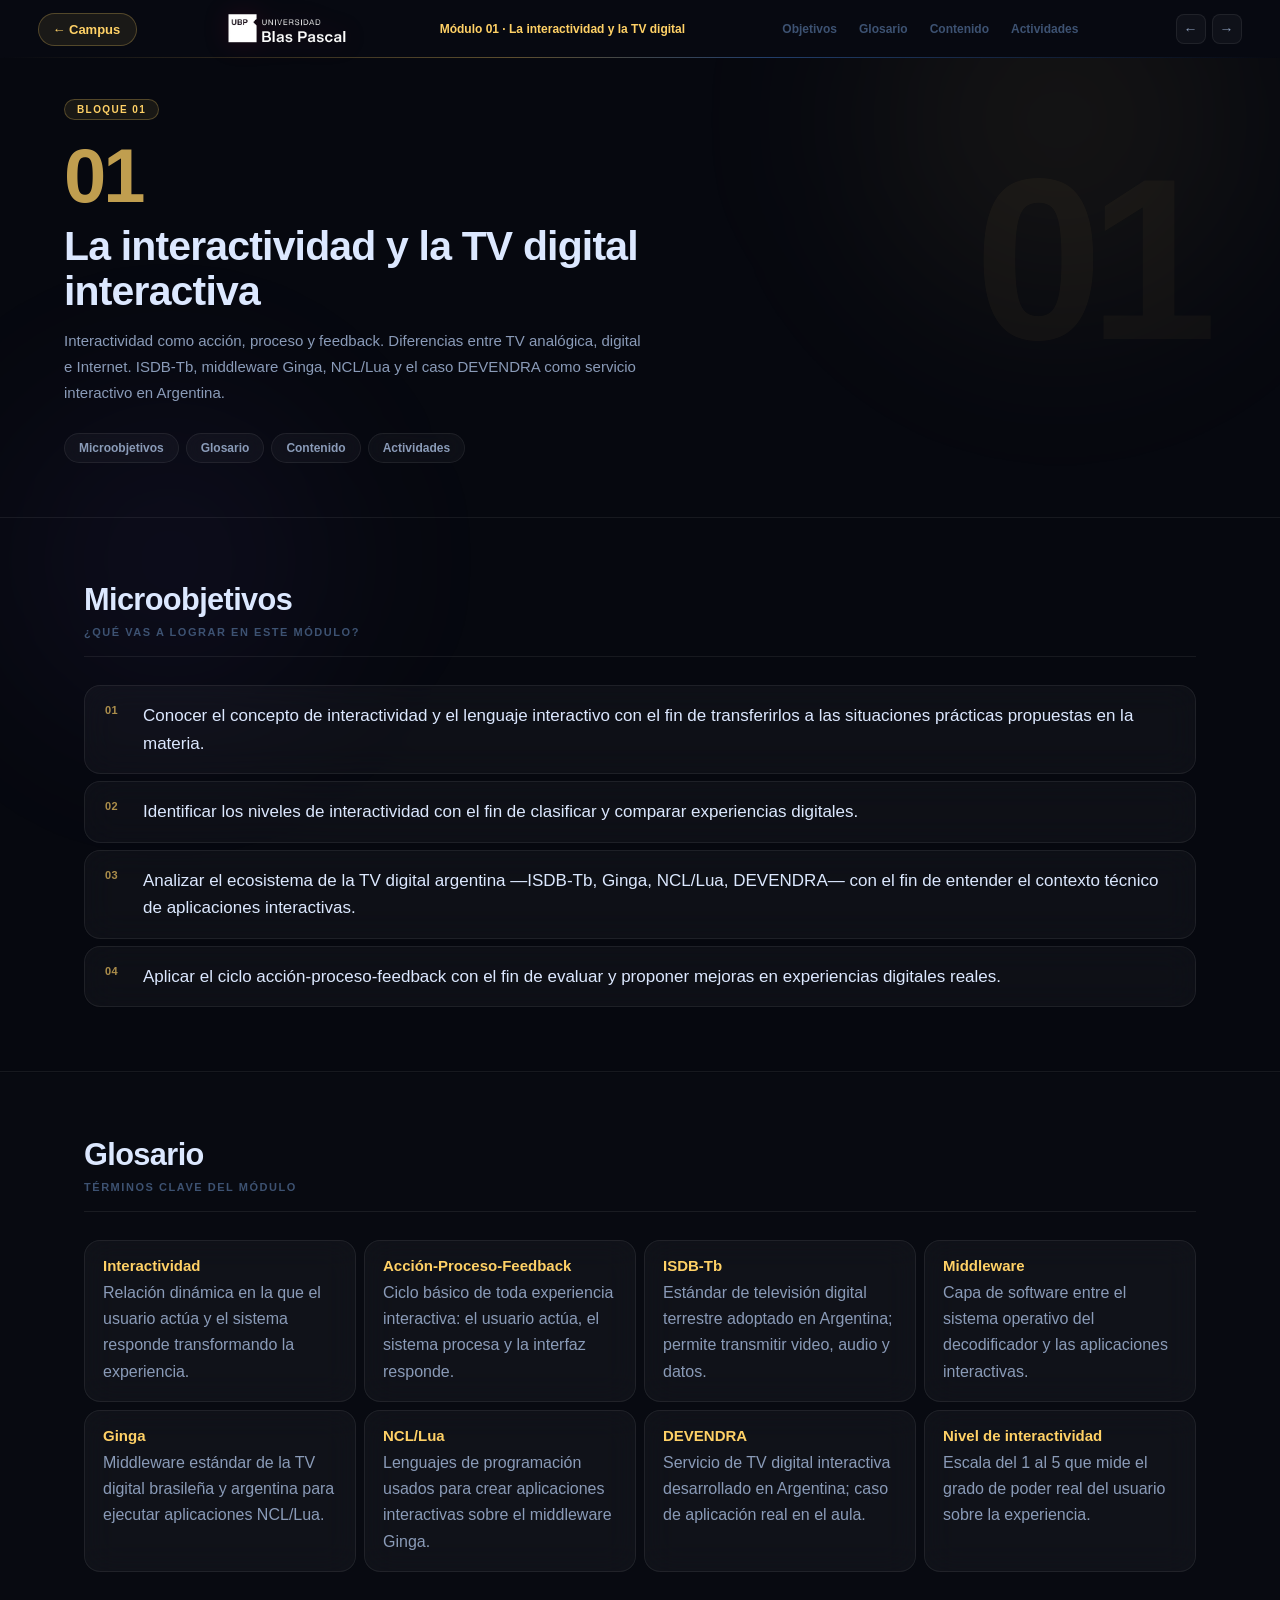
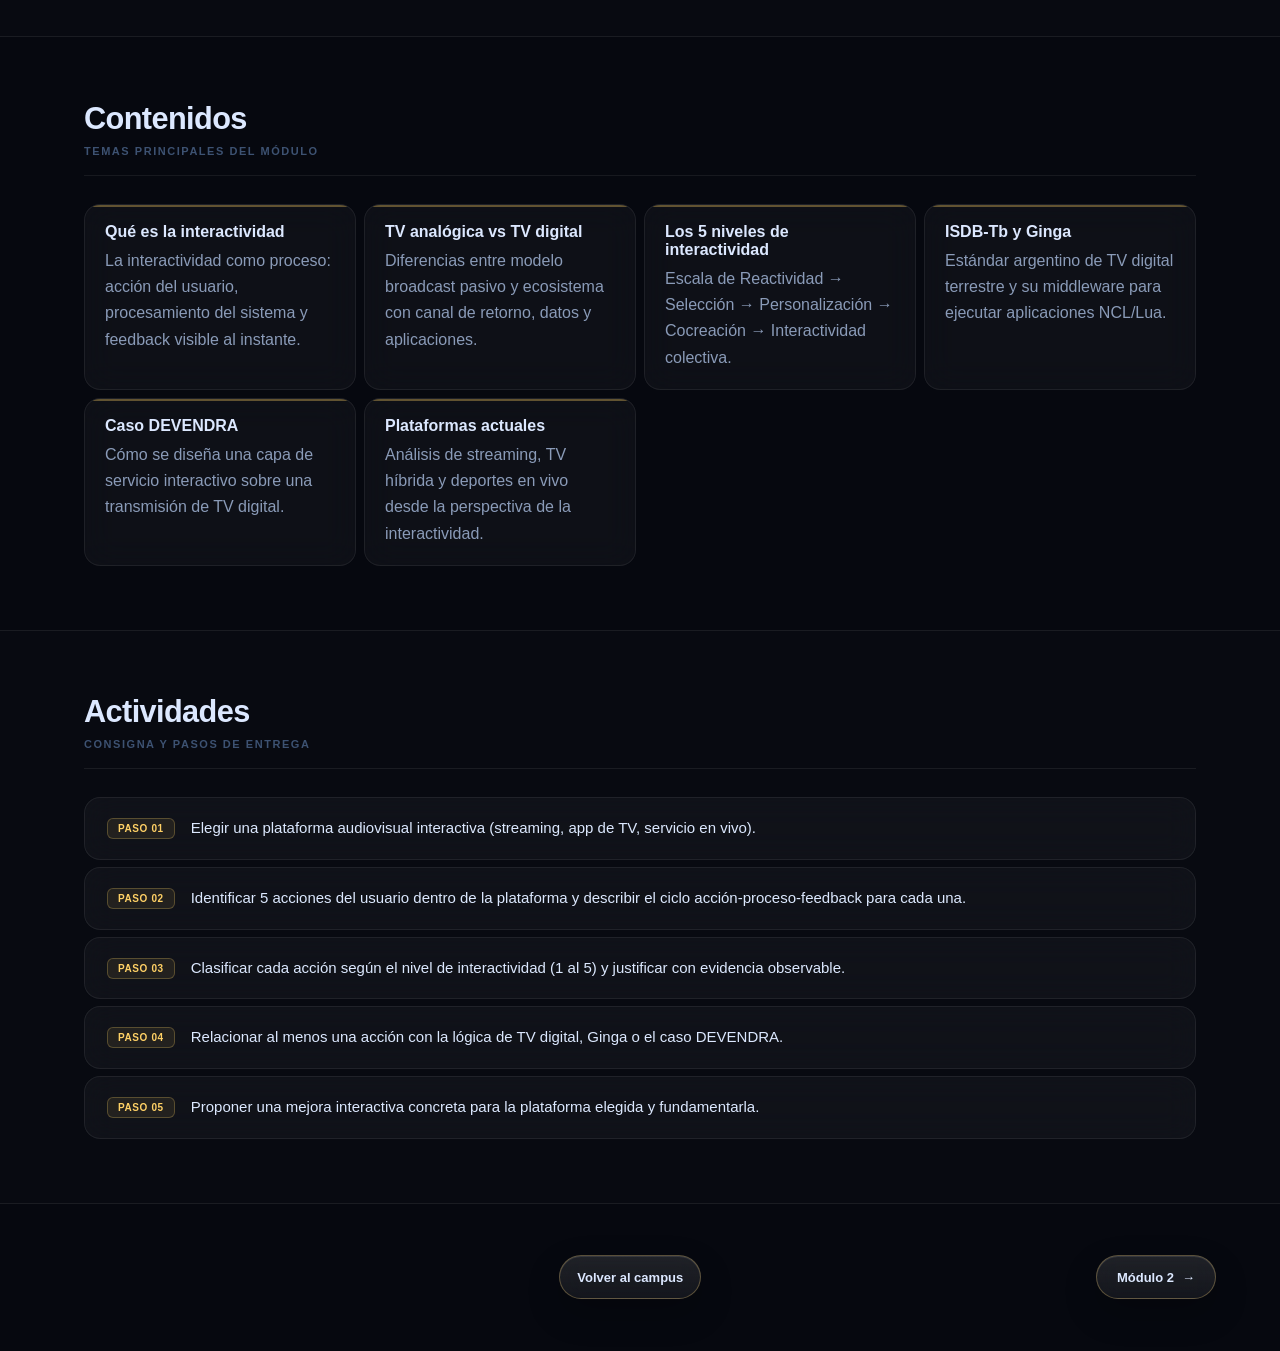
<file: Materia_Web/modulos/modulo.html>
﻿<!doctype html>
<html lang="es">
  <head>
    <meta charset="utf-8" />
    <meta name="viewport" content="width=device-width, initial-scale=1" />
    <title>PAI3 · Módulo</title>
    <link rel="icon" href="data:image/svg+xml,<svg xmlns='http://www.w3.org/2000/svg' viewBox='0 0 100 100'><rect width='100' height='100' rx='18' fill='%2309090f'/><text x='50' y='63' font-family='system-ui,sans-serif' font-size='32' font-weight='900' fill='%23a855f7' text-anchor='middle'>PAI3</text></svg>" />
    <link rel="stylesheet" href="../assets/css/modulo.css" />
  </head>
  <body>

    <div class="blob mb1" aria-hidden="true"></div>
    <div class="blob mb2" aria-hidden="true"></div>
    <div id="mglow" aria-hidden="true"></div>

    <!-- ══════════════════════════════════
         HEADER
    ══════════════════════════════════ -->
    <header class="mhdr">
      <a href="../index.html" class="mhdrBack">← Campus</a>
      <a class="mhdrBrand" href="../index.html" aria-label="Ir al campus PAI3">UBP</a>
      <span id="mhdrLabel" class="mhdrLabel">Módulo</span>
      <nav class="mhdrSections" aria-label="Secciones del módulo">
        <a href="#microobjetivos">Objetivos</a>
        <a href="#glosario">Glosario</a>
        <a href="#contenidos">Contenido</a>
        <a href="#actividades">Actividades</a>
      </nav>
      <div class="mhdrNav">
        <a id="btnPrev" class="mhdrArrow" href="#" aria-label="Módulo anterior">←</a>
        <a id="btnNext" class="mhdrArrow" href="#" aria-label="Módulo siguiente">→</a>
      </div>
    </header>

    <main>

      <!-- ══════════════════════════════════
           HERO
      ══════════════════════════════════ -->
      <section class="mhero">
        <div class="mheroDecor" id="mheroDecor" aria-hidden="true"></div>
        <div class="mheroInner">
          <div class="mheroTop">
            <span id="mheroBlock" class="mheroBlock">Bloque 01</span>
          </div>
          <div class="mheroNum" id="mheroNum">01</div>
          <h1 id="mheroTitle">Cargando módulo…</h1>
          <p id="mheroIntro" class="mheroIntro"></p>
          <nav class="mheroPills" aria-label="Ir a sección">
            <a class="mheroPill" href="#microobjetivos">Microobjetivos</a>
            <a class="mheroPill" href="#glosario">Glosario</a>
            <a class="mheroPill" href="#contenidos">Contenido</a>
            <a class="mheroPill" href="#actividades">Actividades</a>
          </nav>
        </div>
      </section>

      <!-- ══════════════════════════════════
           MICROOBJETIVOS
      ══════════════════════════════════ -->
      <section id="microobjetivos" class="msec">
        <div class="msecWrap">
          <div class="msecHead">
            <h2>Microobjetivos</h2>
            <span class="msecEye">¿Qué vas a lograr en este módulo?</span>
          </div>
          <div id="objectives" class="objList"></div>
        </div>
      </section>

      <!-- ══════════════════════════════════
           GLOSARIO
      ══════════════════════════════════ -->
      <section id="glosario" class="msec alt">
        <div class="msecWrap">
          <div class="msecHead">
            <h2>Glosario</h2>
            <span class="msecEye">Términos clave del módulo</span>
          </div>
          <div id="terms" class="termGrid"></div>
        </div>
      </section>

      <!-- ══════════════════════════════════
           CONTENIDOS
      ══════════════════════════════════ -->
      <section id="contenidos" class="msec">
        <div class="msecWrap">
          <div class="msecHead">
            <h2>Contenidos</h2>
            <span class="msecEye">Temas principales del módulo</span>
          </div>
          <div id="contents" class="cGrid"></div>
        </div>
      </section>

      <!-- ══════════════════════════════════
           ACTIVIDADES
      ══════════════════════════════════ -->
      <section id="actividades" class="msec alt">
        <div class="msecWrap">
          <div class="msecHead">
            <h2>Actividades</h2>
            <span class="msecEye">Consigna y pasos de entrega</span>
          </div>
          <div id="activities" class="actList"></div>
        </div>
      </section>

      <!-- ══════════════════════════════════
           FOOTER NAV
      ══════════════════════════════════ -->
      <nav class="mfoot" aria-label="Navegación entre módulos">
        <a id="footPrev" href="#" class="mfootBtn">
          <span>←</span>
          <span id="footPrevLabel">Módulo anterior</span>
        </a>
        <a href="../index.html" class="mfootHome">Volver al campus</a>
        <a id="footNext" href="#" class="mfootBtn mfootRight">
          <span id="footNextLabel">Módulo siguiente</span>
          <span>→</span>
        </a>
      </nav>

    </main>

    <script src="../assets/js/campus.js"></script>
  </body>
</html>
</file>
<file: Materia_Web/assets/css/modulo.css>
/* ═══════════════════════════════════════════
   PAI3 · Módulo · Dark Glass
═══════════════════════════════════════════ */

:root {
  --bg: #06080f;
  --surface: rgba(255, 255, 255, 0.035);
  --surface-hover: rgba(255, 255, 255, 0.055);
  --border: rgba(255, 255, 255, 0.07);
  --border-hover: rgba(255, 255, 255, 0.16);
  --text: #dce8ff;
  --sub: #8a9bb8;
  --muted: #3d5272;
  --r: 16px;
  /* accent — overridden per module by JS */
  --accent:        #00e8c6;
  --accent-sub:    rgba(0, 232, 198, 0.08);
  --accent-border: rgba(0, 232, 198, 0.25);
  --accent-mid:    rgba(0, 232, 198, 0.4);
}

/* ─── Reset ─────────────────────────────── */
*, *::before, *::after { box-sizing: border-box; }
html { scroll-behavior: smooth; }
body {
  margin: 0;
  background: var(--bg);
  color: var(--text);
  font-family: -apple-system, BlinkMacSystemFont, "Segoe UI", Arial, sans-serif;
  font-size: 16px;
  overflow-x: hidden;
}
a { color: inherit; text-decoration: none; }
p, h1, h2, h3, h4 { margin: 0; }
ul, ol { margin: 0; padding: 0; list-style: none; }

/* ─── Scrollbar global ───────────────────── */
::-webkit-scrollbar { width: 12px; height: 12px; }
::-webkit-scrollbar-track {
  background:
    linear-gradient(180deg, rgba(0,232,198,0.08), rgba(74,142,240,0.08), rgba(155,111,255,0.05)),
    #05070d;
}
::-webkit-scrollbar-thumb {
  min-height: 56px;
  border: 3px solid #05070d;
  border-radius: 999px;
  background:
    linear-gradient(180deg, rgba(255,255,255,0.28), rgba(255,255,255,0) 38%),
    linear-gradient(180deg, #00e8c6, #4a8ef0 46%, #8b5cf6 78%, #c084fc);
  box-shadow: inset 0 0 0 1px rgba(255,255,255,0.2);
}
::-webkit-scrollbar-thumb:hover {
  background:
    linear-gradient(180deg, rgba(255,255,255,0.38), rgba(255,255,255,0) 36%),
    linear-gradient(180deg, #5fffee, #38bdf8 42%, #a855f7 74%, #d8b4fe);
}
* { scrollbar-width: thin; scrollbar-color: #8b5cf6 #05070d; }

/* ─── Blobs ──────────────────────────────── */
.blob,
.mb1,
.mb2 {
  position: fixed;
  border-radius: 50%;
  pointer-events: none;
  z-index: 0;
  filter: blur(70px);
}
.mb1 {
  width: 600px; height: 600px;
  background: radial-gradient(circle, var(--accent-sub) 0%, transparent 70%);
  top: -180px; right: -80px;
}
.mb2 {
  width: 500px; height: 500px;
  background: radial-gradient(circle, rgba(155, 111, 255, 0.07) 0%, transparent 70%);
  bottom: 10%; left: -80px;
}
@keyframes ba { to { transform: translate(-60px, 80px); } }
@keyframes bb { to { transform: translate(60px, -60px); } }

/* ─── Cursor glow ────────────────────────── */
#mglow {
  position: fixed;
  width: 280px; height: 280px;
  border-radius: 50%;
  background: radial-gradient(circle,
    rgba(255, 255, 255, 0.022) 0%,
    rgba(255, 255, 255, 0.008) 45%,
    transparent 70%
  );
  pointer-events: none;
  z-index: 1;
  transform: translate(-9999px, -9999px);
  transition: transform 0.2s ease;
  will-change: transform;
}

/* ═══════════════════════════════════════════
   HEADER
═══════════════════════════════════════════ */
.mhdr {
  position: fixed;
  top: 0; left: 0; right: 0;
  z-index: 200;
  display: flex;
  align-items: center;
  justify-content: space-between;
  gap: 16px;
  padding: 0 clamp(16px, 3vw, 48px);
  height: 58px;
  background: rgba(8, 10, 18, 0.96);
}
.mhdr::after {
  content: '';
  position: absolute;
  bottom: 0; left: 0; right: 0;
  height: 1px;
  background: linear-gradient(
    90deg,
    transparent 0%,
    var(--accent-mid) 40%,
    rgba(74, 142, 240, 0.4) 60%,
    transparent 100%
  );
}

.mhdrBrand {
  display: flex;
  align-items: center;
  gap: 10px;
  flex-shrink: 0;
}

.mhdrBrand {
  width: clamp(112px, 10vw, 148px);
  height: 34px;
  overflow: hidden;
  color: transparent;
  background: url("../brand/ubp-logo.png") left center / contain no-repeat;
  filter: drop-shadow(0 0 12px rgba(164,2,46,0.18));
  user-select: none;
  cursor: pointer;
  transition: filter 0.2s, transform 0.2s, opacity 0.2s;
}
a.mhdrBrand:hover {
  opacity: 0.92;
  transform: translateY(-1px);
  filter: drop-shadow(0 0 18px rgba(164,2,46,0.4));
}

/* ── Botón Campus (volver al home) ───────── */
.mhdrBack {
  display: inline-flex;
  align-items: center;
  gap: 7px;
  font-size: 13px;
  font-weight: 800;
  color: var(--accent);
  padding: 8px 16px 8px 13px;
  border-radius: 999px;
  border: 1px solid var(--accent-border);
  background: var(--accent-sub);
  white-space: nowrap;
  transition: color 0.2s, background 0.2s, border-color 0.2s, transform 0.2s, box-shadow 0.2s;
  animation: mhdrBackPulse 2.8s ease-in-out infinite;
}
.mhdrBack i {
  font-size: 15px;
  transition: transform 0.25s cubic-bezier(0.4, 0, 0.2, 1);
}
.mhdrBack:hover {
  color: #06080f;
  background: var(--accent);
  border-color: transparent;
  transform: translateY(-1px);
  box-shadow: 0 6px 22px var(--accent-mid);
  animation: none;
}
.mhdrBack:hover i { transform: translateX(-4px); }

@keyframes mhdrBackPulse {
  0%, 100% { box-shadow: 0 0 0 0 var(--accent-sub); }
  50%      { box-shadow: 0 0 16px 1px var(--accent-mid); }
}
@media (prefers-reduced-motion: reduce) {
  .mhdrBack { animation: none; }
}

.mhdrSep {
  width: 1px; height: 18px;
  background: var(--border);
  flex-shrink: 0;
}

.mhdrLabel {
  font-size: 12px;
  font-weight: 800;
  color: var(--accent);
  white-space: nowrap;
}

.mhdrSections {
  display: flex;
  align-items: center;
  gap: 2px;
}
.mhdrSections a {
  font-size: 12px;
  font-weight: 600;
  color: var(--muted);
  padding: 5px 10px;
  border-radius: 7px;
  transition: color 0.2s, background 0.2s;
}
.mhdrSections a:hover { color: var(--text); background: rgba(255, 255, 255, 0.05); }

/* ─── "Antes de arrancar" section (shared) ─ */
.mActBefore {
  padding: 24px 26px;
  background: var(--surface);
  border: 1px solid var(--border);
  border-left: 3px solid var(--accent);
  border-radius: 16px;
  margin-bottom: 24px;
  backdrop-filter: blur(10px);
}
.mActBeforeEye {
  display: flex; align-items: center; gap: 8px;
  font-size: 11px; font-weight: 800; text-transform: uppercase; letter-spacing: 0.12em;
  color: var(--accent); margin-bottom: 10px;
}
.mActBefore h3 {
  font-size: 15px; font-weight: 800; color: var(--text); margin: 0 0 10px; line-height: 1.35;
}
.mActBefore > p { font-size: 15px; color: var(--sub); line-height: 1.7; margin: 0 0 16px; }
.mActBeforeTips { display: flex; flex-direction: column; gap: 10px; }
.mActBeforeTip {
  display: flex; align-items: flex-start; gap: 10px;
  font-size: 13px; color: var(--text); line-height: 1.55;
}
.mActBeforeTip i { flex-shrink: 0; font-size: 16px; margin-top: 1px; }

/* ─── New structured nav ────────────────── */
.mhdrNav2 {
  display: flex;
  align-items: center;
  gap: 2px;
  margin-left: auto;
  background: rgba(255,255,255,0.06);
  border: 1px solid rgba(255,255,255,0.12);
  border-radius: 12px;
  padding: 4px;
}

.mhdrNavLink {
  display: flex;
  align-items: center;
  gap: 7px;
  font-size: 13px;
  font-weight: 700;
  color: rgba(255,255,255,0.72);
  padding: 7px 14px;
  border-radius: 8px;
  text-decoration: none;
  transition: color 0.15s ease, background 0.15s ease;
  white-space: nowrap;
  letter-spacing: 0.01em;
}
.mhdrNavLink:hover {
  color: #fff;
  background: rgba(255,255,255,0.1);
}
.mhdrNavLink i { font-size: 14px; }

/* Dropdown contenido */
.mhdrDropdown { position: relative; }

.mhdrDropBtn {
  display: flex;
  align-items: center;
  gap: 7px;
  font-size: 13px;
  font-weight: 700;
  color: var(--accent);
  padding: 7px 14px;
  border-radius: 8px;
  background: var(--accent-sub, rgba(255,255,255,0.07));
  border: 1px solid rgba(var(--accent-rgb, 255,255,255), 0.18);
  cursor: pointer;
  font-family: inherit;
  transition: color 0.15s ease, background 0.15s ease, border-color 0.15s ease;
  white-space: nowrap;
  height: 36px;
  letter-spacing: 0.01em;
}
.mhdrDropBtn i { font-size: 14px; }
.mhdrDropBtn:hover,
.mhdrDropdown.open .mhdrDropBtn {
  color: #fff;
  background: var(--accent);
  border-color: transparent;
}

.mhdrCaret { transition: transform 0.22s cubic-bezier(.4,0,.2,1); font-size: 11px !important; }
.mhdrDropdown.open .mhdrCaret { transform: rotate(180deg); }

.mhdrDropMenu {
  position: absolute;
  top: calc(100% + 10px);
  left: 50%;
  transform: translateX(-50%) translateY(-8px);
  min-width: 240px;
  background: rgba(8,11,22,0.98);
  backdrop-filter: blur(40px);
  -webkit-backdrop-filter: blur(40px);
  border: 1px solid rgba(255,255,255,0.12);
  border-radius: 14px;
  padding: 8px;
  z-index: 400;
  pointer-events: none;
  opacity: 0;
  transition: opacity 0.18s ease, transform 0.18s cubic-bezier(.4,0,.2,1);
  box-shadow: 0 24px 60px rgba(0,0,0,0.7), 0 0 0 1px rgba(255,255,255,0.04);
}
.mhdrDropMenu::before {
  content: '';
  position: absolute;
  top: 0; left: 16%; right: 16%;
  height: 2px;
  background: linear-gradient(90deg, transparent, var(--accent), transparent);
  opacity: 0.7;
  border-radius: 0 0 2px 2px;
}
.mhdrDropdown.open .mhdrDropMenu {
  opacity: 1;
  pointer-events: all;
  transform: translateX(-50%) translateY(0);
}

.mhdrDropItem {
  display: flex;
  align-items: center;
  gap: 10px;
  padding: 10px 14px;
  border-radius: 9px;
  font-size: 13px;
  font-weight: 600;
  color: rgba(255,255,255,0.75);
  transition: color 0.13s, background 0.13s;
  white-space: nowrap;
  text-decoration: none;
}
.mhdrDropItem:hover {
  color: #fff;
  background: rgba(255,255,255,0.08);
}
.mhdrDropItem:hover i { color: var(--accent); }
.mhdrDropItem i { font-size: 15px; color: rgba(255,255,255,0.35); flex-shrink: 0; transition: color 0.13s; }

.mhdrNav {
  display: flex;
  align-items: center;
  gap: 6px;
  flex-shrink: 0;
}
.mhdrArrow {
  display: flex; align-items: center; justify-content: center;
  width: 30px; height: 30px;
  border-radius: 8px;
  border: 1px solid var(--border);
  background: var(--surface);
  font-size: 14px;
  color: var(--sub);
  transition: border-color 0.2s, color 0.2s, background 0.2s;
}
.mhdrArrow:hover { border-color: var(--border-hover); color: var(--text); background: var(--surface-hover); }
.mhdrArrow.off { opacity: 0.2; pointer-events: none; }

/* ═══════════════════════════════════════════
   HERO
═══════════════════════════════════════════ */
.mhero {
  position: relative;
  z-index: 1;
  padding: clamp(82px, 11vh, 124px) clamp(20px, 5vw, 72px) clamp(52px, 6vh, 72px);
  border-bottom: 1px solid var(--border);
  overflow: hidden;
}

.mheroDecor {
  position: absolute;
  right: clamp(20px, 6vw, 80px);
  top: 50%;
  transform: translateY(-50%);
  font-size: clamp(120px, 18vw, 240px);
  font-weight: 900;
  letter-spacing: -0.06em;
  color: var(--accent);
  opacity: 0.04;
  pointer-events: none;
  line-height: 1;
  user-select: none;
  font-family: -apple-system, BlinkMacSystemFont, "Segoe UI", Arial, sans-serif;
}

.mheroInner {
  max-width: 860px;
  position: relative;
  z-index: 1;
}

/* Center hero copy for all modules 1-7 */
.m1heroContent,
.m2heroContent,
.m3heroContent,
.m4heroContent,
.m5heroContent,
.m6heroContent,
.m7heroContent {
  max-width: 900px;
  width: min(100%, 900px);
  margin: 0 auto;
  padding-inline: clamp(20px, 5vw, 80px);
  text-align: center;
}

.m1heroTitle,
.m2heroTitle,
.m3heroTitle,
.m4heroTitle,
.m5heroTitle,
.m6heroTitle,
.m7heroTitle,
.m1heroIntro,
.m2heroIntro,
.m3heroIntro,
.m4heroIntro,
.m5heroIntro,
.m6heroSub,
.m7heroIntro,
.m1heroBadge,
.m2heroBadge,
.m3heroBadge,
.m4heroBadge,
.m5heroBadge,
.m6heroEyebrow,
.m7heroBadge {
  margin-left: auto;
  margin-right: auto;
}

.m1heroIntro,
.m2heroIntro,
.m3heroIntro,
.m4heroIntro,
.m5heroIntro,
.m6heroSub,
.m7heroIntro {
  text-align: center;
}

.m1heroStats,
.m2heroStats,
.m3heroStats,
.m4heroStats,
.m5heroStats,
.m6heroStats,
.m7heroStats {
  display: flex;
  justify-content: center;
  gap: 0;
  flex-wrap: wrap;
  margin: 0 auto;
}

.m1heroStat,
.m2heroStat,
.m3heroStat,
.m4heroStat,
.m5heroStat,
.m6heroStat,
.m7heroStat {
  align-items: center;
  text-align: center;
}

.mheroTop {
  margin-bottom: 18px;
}

.mheroBlock {
  display: inline-block;
  font-size: 10px;
  font-weight: 800;
  text-transform: uppercase;
  letter-spacing: 0.14em;
  padding: 4px 12px;
  border-radius: 999px;
  color: var(--accent);
  border: 1px solid var(--accent-border);
  background: var(--accent-sub);
}

.mheroNum {
  font-size: clamp(44px, 6.5vw, 76px);
  font-weight: 900;
  line-height: 1;
  letter-spacing: -0.04em;
  color: var(--accent);
  opacity: 0.75;
  margin-bottom: 10px;
}

.mhero h1 {
  font-size: clamp(22px, 3.2vw, 42px);
  font-weight: 900;
  line-height: 1.1;
  letter-spacing: -0.02em;
  margin-bottom: 14px;
  max-width: 700px;
}

.mheroIntro {
  font-size: clamp(13px, 1.3vw, 15px);
  color: var(--sub);
  line-height: 1.72;
  max-width: 580px;
  margin-bottom: 28px;
}

.mheroPills {
  display: flex;
  gap: 7px;
  flex-wrap: wrap;
}
.mheroPill {
  font-size: 12px;
  font-weight: 700;
  padding: 7px 14px;
  border-radius: 999px;
  border: 1px solid var(--border);
  background: var(--surface);
  color: var(--sub);
  backdrop-filter: blur(12px);
  transition: border-color 0.2s, color 0.2s;
}
.mheroPill:hover { border-color: var(--border-hover); color: var(--text); }

/* ═══════════════════════════════════════════
   SECTIONS
═══════════════════════════════════════════ */
.msec {
  position: relative;
  z-index: 1;
  padding: clamp(40px, 5vw, 64px) clamp(20px, 5vw, 72px);
  border-bottom: 1px solid var(--border);
  content-visibility: auto;          /* perf: no renderiza secciones fuera de pantalla */
  contain-intrinsic-size: auto 760px;
}
.msec.alt { background: rgba(255, 255, 255, 0.012); }

.msecWrap {
  width: min(1280px, calc(100% - 40px));
  max-width: 1280px;
  margin: 0 auto;
}

.msecHead {
  display: flex;
  flex-direction: column;
  gap: 8px;
  margin-bottom: 28px;
  padding-bottom: 18px;
  border-bottom: 1px solid var(--border);
}
.msecHead h2 {
  font-size: clamp(22px, 2.4vw, 32px);
  font-weight: 900;
  letter-spacing: -0.02em;
  color: var(--text);
}
.msecEye {
  font-size: 11px;
  font-weight: 700;
  text-transform: uppercase;
  letter-spacing: 0.14em;
  color: var(--muted);
  display: flex;
  align-items: center;
  gap: 6px;
}
.msecSub {
  font-size: 18px;
  color: var(--sub);
  line-height: 1.7;
  max-width: 720px;
  margin-top: 2px;
}

/* ─── Objectives ─────────────────────────── */
.objList {
  display: flex;
  flex-direction: column;
  gap: 7px;
}
.objCard {
  display: flex;
  align-items: flex-start;
  gap: 16px;
  padding: 16px 20px;
  border-radius: var(--r);
  border: 1px solid var(--border);
  background: var(--surface);
  backdrop-filter: blur(16px);
  transition: border-color 0.22s, transform 0.22s;
}
.objCard:hover { border-color: var(--border-hover); transform: translateX(3px); }

.objNum {
  font-size: 11px;
  font-weight: 900;
  color: var(--accent);
  opacity: 0.65;
  flex-shrink: 0;
  min-width: 22px;
  letter-spacing: 0.04em;
  margin-top: 2px;
}
.objText {
  font-size: 17px;
  color: var(--text);
  line-height: 1.62;
}

/* ─── Terms ──────────────────────────────── */
.termGrid {
  display: grid;
  grid-template-columns: repeat(auto-fill, minmax(230px, 1fr));
  gap: 8px;
}
.termCard {
  padding: 16px 18px;
  border-radius: var(--r);
  border: 1px solid var(--border);
  background: var(--surface);
  backdrop-filter: blur(16px);
  transition: border-color 0.22s;
}
.termCard:hover { border-color: var(--border-hover); }

.termName {
  display: block;
  font-size: 15px;
  font-weight: 800;
  color: var(--accent);
  margin-bottom: 6px;
}
.termDef {
  font-size: 16px;
  color: var(--sub);
  line-height: 1.64;
}

/* ─── Contents ───────────────────────────── */
.cGrid {
  display: grid;
  grid-template-columns: repeat(auto-fill, minmax(260px, 1fr));
  gap: 8px;
}
.cCard {
  padding: 18px 20px;
  border-radius: var(--r);
  border: 1px solid var(--border);
  background: var(--surface);
  backdrop-filter: blur(16px);
  position: relative;
  overflow: hidden;
  transition: border-color 0.22s, transform 0.22s;
}
.cCard::before {
  content: '';
  position: absolute;
  top: 0; left: 0; right: 0;
  height: 2px;
  background: var(--accent);
  opacity: 0.35;
  transition: opacity 0.22s;
}
.cCard:hover { border-color: var(--border-hover); transform: translateY(-2px); }
.cCard:hover::before { opacity: 0.85; }

.cTitle {
  font-size: 16px;
  font-weight: 800;
  color: var(--text);
  margin-bottom: 7px;
}
.cText {
  font-size: 16px;
  color: var(--sub);
  line-height: 1.64;
}

/* ─── Botón "Copiar" en bloques de código ─── */
pre.hasCopy { position: relative; }
.copyBtn {
  position: absolute;
  top: 8px;
  right: 8px;
  display: inline-flex;
  align-items: center;
  gap: 5px;
  font-family: inherit;
  font-size: 11px;
  font-weight: 800;
  color: var(--sub);
  background: rgba(255, 255, 255, 0.07);
  border: 1px solid var(--border);
  border-radius: 7px;
  padding: 5px 9px;
  cursor: pointer;
  opacity: 0.65;
  transition: opacity 0.15s, background 0.15s, color 0.15s, border-color 0.15s;
  z-index: 3;
}
.copyBtn i { font-size: 13px; }
pre.hasCopy:hover .copyBtn { opacity: 1; }
.copyBtn:hover {
  color: var(--text);
  background: rgba(255, 255, 255, 0.13);
  border-color: var(--border-hover);
}
.copyBtn.copied {
  color: #06080f;
  background: var(--accent);
  border-color: transparent;
  opacity: 1;
}

/* ─── Ver y profundizar (videos) ─────────── */
.mVideoGrid {
  display: grid;
  grid-template-columns: repeat(auto-fill, minmax(380px, 1fr));
  gap: 20px;
}
.mVideoCard {
  display: flex;
  flex-direction: column;
  border-radius: var(--r);
  border: 1px solid var(--border);
  background: var(--surface);
  backdrop-filter: blur(16px);
  overflow: hidden;
  transition: border-color 0.22s, transform 0.22s;
}
.mVideoCard:hover { border-color: var(--border-hover); transform: translateY(-3px); }

.mVideoEmbed {
  position: relative;
  display: block;
  width: 100%;
  aspect-ratio: 16 / 9;
  padding: 0;
  border: none;
  border-bottom: 1px solid var(--border);
  background: #0b0e16;
  cursor: pointer;
  overflow: hidden;
}
.mVideoThumb {
  width: 100%;
  height: 100%;
  object-fit: cover;
  display: block;
  transition: transform 0.3s, filter 0.3s;
}
.mVideoCard:hover .mVideoThumb { transform: scale(1.05); filter: brightness(1.07); }

/* Overlay oscuro para que el play resalte y se lea como video */
.mVideoEmbed::after {
  content: '';
  position: absolute;
  inset: 0;
  background: linear-gradient(180deg, rgba(0,0,0,0.05) 0%, rgba(0,0,0,0.1) 55%, rgba(0,0,0,0.45) 100%);
  pointer-events: none;
  transition: background 0.25s;
}
.mVideoEmbed:hover::after { background: linear-gradient(180deg, rgba(0,0,0,0.12) 0%, rgba(0,0,0,0.18) 55%, rgba(0,0,0,0.5) 100%); }

/* Badge YouTube arriba a la izquierda */
.mVideoBadge {
  position: absolute;
  top: 12px;
  left: 12px;
  z-index: 2;
  display: inline-flex;
  align-items: center;
  gap: 6px;
  padding: 5px 10px;
  border-radius: 7px;
  background: rgba(0,0,0,0.62);
  backdrop-filter: blur(6px);
  color: #fff;
  font-size: 11px;
  font-weight: 800;
  letter-spacing: 0.06em;
  text-transform: uppercase;
}
.mVideoBadge i { color: #ff3b30; font-size: 16px; }

.mVideoPlay {
  position: absolute;
  inset: 0;
  margin: auto;
  z-index: 2;
  width: 84px;
  height: 84px;
  display: grid;
  place-items: center;
  border-radius: 50%;
  background: var(--accent);
  color: #06080f;
  font-size: 40px;
  box-shadow: 0 8px 30px rgba(0,0,0,0.55), 0 0 0 8px rgba(255,255,255,0.08);
  transition: transform 0.22s, box-shadow 0.22s, background 0.22s;
}
.mVideoPlay i { margin-left: 4px; } /* centra el triángulo */
.mVideoEmbed:hover .mVideoPlay {
  transform: scale(1.12);
  box-shadow: 0 10px 38px var(--accent-mid), 0 0 0 10px rgba(255,255,255,0.12);
}

.mVideoEmbed iframe,
.mVideoCard iframe {
  width: 100%;
  height: 100%;
  border: 0;
  display: block;
  aspect-ratio: 16 / 9;
}

/* Slot vacío */
.mVideoCard--empty .mVideoEmbed {
  display: grid;
  place-items: center;
  cursor: default;
  background:
    repeating-linear-gradient(45deg, rgba(255,255,255,0.02) 0 10px, transparent 10px 20px),
    var(--surface);
  border-bottom: 1px dashed var(--border-hover);
}
.mVideoPlaceholder {
  display: inline-flex;
  align-items: center;
  gap: 8px;
  padding: 0 16px;
  text-align: center;
  font-size: 13px;
  font-weight: 600;
  color: var(--muted);
  line-height: 1.5;
}
.mVideoPlaceholder code {
  font-size: 12px;
  color: var(--accent);
  background: var(--accent-sub);
  padding: 1px 6px;
  border-radius: 4px;
}

.mVideoBody {
  display: flex;
  flex-direction: column;
  gap: 7px;
  padding: 16px 18px;
}
.mVideoTitle {
  font-size: 18px;
  font-weight: 800;
  color: var(--text);
  line-height: 1.28;
}
.mVideoMeta {
  display: flex;
  align-items: center;
  gap: 6px;
  font-size: 12px;
  font-weight: 700;
  text-transform: uppercase;
  letter-spacing: 0.05em;
  color: var(--muted);
}
.mVideoMeta i { font-size: 14px; color: var(--accent); }
.mVideoTask {
  font-size: 15px;
  color: var(--sub);
  line-height: 1.62;
  margin-top: 2px;
}
.mVideoTask strong { color: var(--text); }

/* Bloque "pregunta para la IA" (copiable) */
.mVideoPrompt {
  margin-top: 6px;
  padding: 13px 15px;
  border-radius: 12px;
  border: 1px solid var(--accent-border);
  background: var(--accent-sub);
}
.mVideoPromptLabel {
  display: inline-flex;
  align-items: center;
  gap: 6px;
  font-size: 11px;
  font-weight: 800;
  text-transform: uppercase;
  letter-spacing: 0.06em;
  color: var(--accent);
  margin-bottom: 9px;
}
.mVideoPromptLabel i { font-size: 15px; }
.mVideoPromptText {
  font-size: 14px;
  color: var(--text);
  line-height: 1.58;
  font-style: italic;
  margin: 0 0 11px;
}
.mVideoPromptCopy {
  display: inline-flex;
  align-items: center;
  gap: 6px;
  font-family: inherit;
  font-size: 12px;
  font-weight: 800;
  color: #06080f;
  background: var(--accent);
  border: none;
  border-radius: 8px;
  padding: 8px 13px;
  cursor: pointer;
  transition: transform 0.15s, box-shadow 0.15s, opacity 0.15s;
}
.mVideoPromptCopy i { font-size: 15px; }
.mVideoPromptCopy:hover { transform: translateY(-1px); box-shadow: 0 5px 16px var(--accent-mid); }
.mVideoPromptCopy.copied { opacity: 0.9; }

/* Nota de advertencia dentro de una card de video */
.mVideoNote {
  display: flex;
  align-items: flex-start;
  gap: 9px;
  margin-top: 4px;
  padding: 11px 13px;
  border-radius: 10px;
  border: 1px solid rgba(255, 179, 71, 0.32);
  background: rgba(255, 179, 71, 0.08);
  font-size: 13px;
  color: var(--text);
  line-height: 1.5;
}
.mVideoNote i {
  color: #ffb347;
  font-size: 17px;
  margin-top: 1px;
  flex-shrink: 0;
}

/* ─── Activities ─────────────────────────── */
.actList {
  display: flex;
  flex-direction: column;
  gap: 7px;
}
.actCard {
  display: flex;
  align-items: flex-start;
  gap: 16px;
  padding: 18px 22px;
  border-radius: var(--r);
  border: 1px solid var(--border);
  background: var(--surface);
  backdrop-filter: blur(16px);
  transition: border-color 0.22s;
}
.actCard:hover { border-color: var(--border-hover); }

.actStep {
  flex-shrink: 0;
  font-size: 10px;
  font-weight: 900;
  text-transform: uppercase;
  letter-spacing: 0.06em;
  color: var(--accent);
  border: 1px solid var(--accent-border);
  background: var(--accent-sub);
  padding: 4px 10px;
  border-radius: 6px;
  white-space: nowrap;
  margin-top: 2px;
}
.actText {
  font-size: 15px;
  color: var(--text);
  line-height: 1.65;
}

/* ═══════════════════════════════════════════
   FOOTER NAV
═══════════════════════════════════════════ */
.mfoot {
  position: relative;
  z-index: 1;
  display: flex;
  align-items: center;
  justify-content: space-between;
  gap: 14px;
  padding: clamp(32px, 4vw, 52px) clamp(20px, 5vw, 72px);
}

.mfootNav {
  display: flex;
  align-items: center;
  justify-content: flex-end;
  gap: 10px;
  flex-wrap: wrap;
}

.mfoot .mfootBtn,
.mfoot .mfootHome,
.mfoot .mfootLink,
.mfoot .mfootBrand {
  min-height: 44px;
  display: inline-flex;
  align-items: center;
  gap: 8px;
  padding: 11px 17px;
  border: 1px solid color-mix(in srgb, var(--accent) 24%, var(--border));
  border-radius: 999px;
  background:
    linear-gradient(180deg, rgba(255,255,255,0.075), rgba(255,255,255,0.025)),
    rgba(255,255,255,0.035);
  color: var(--text);
  font-size: 13px;
  font-weight: 800;
  line-height: 1;
  letter-spacing: 0;
  text-decoration: none;
  box-shadow:
    0 14px 34px rgba(0,0,0,0.22),
    inset 0 1px 0 rgba(255,255,255,0.1);
  backdrop-filter: blur(14px);
  -webkit-backdrop-filter: blur(14px);
  transition: transform 0.18s ease, border-color 0.18s ease, background 0.18s ease, color 0.18s ease, box-shadow 0.18s ease;
}
.mfoot .mfootBtn:hover,
.mfoot .mfootHome:hover,
.mfoot .mfootLink:hover,
.mfoot .mfootBrand:hover {
  transform: translateY(-2px);
  border-color: var(--accent);
  color: #fff;
  background:
    linear-gradient(135deg, color-mix(in srgb, var(--accent) 22%, transparent), rgba(255,255,255,0.06)),
    rgba(255,255,255,0.045);
  box-shadow:
    0 18px 44px rgba(0,0,0,0.3),
    0 0 28px color-mix(in srgb, var(--accent) 18%, transparent),
    inset 0 1px 0 rgba(255,255,255,0.14);
}
.mfootBtn.off { visibility: hidden; pointer-events: none; }
.mfoot .mfootBtnDisabled,
.mfoot .mfootBtn[aria-disabled="true"],
.mfoot span.mfootLink {
  opacity: 0.42;
  cursor: not-allowed;
  transform: none;
  box-shadow: none;
}
.mfoot .mfootBrand {
  border-color: rgba(255,255,255,0.12);
  color: #fff;
  background:
    linear-gradient(135deg, rgba(182,31,73,0.22), rgba(255,255,255,0.04)),
    rgba(255,255,255,0.035);
  text-transform: none;
  letter-spacing: 0;
}

/* ─── Footer normalizado: [Prev · Campus · Next] ─── */
.mfoot .mfootBtn {
  align-items: center;
  padding: 12px 20px;
}
.mfootBtnText {
  display: flex;
  flex-direction: column;
  gap: 2px;
  line-height: 1.12;
}
.mfootNext .mfootBtnText { align-items: flex-end; text-align: right; }
.mfootBtnKicker {
  font-size: 10px;
  font-weight: 800;
  text-transform: uppercase;
  letter-spacing: 0.12em;
  opacity: 0.6;
}
.mfootBtnTitle {
  font-size: 15px;
  font-weight: 900;
}
.mfoot .mfootBtn i { font-size: 18px; flex-shrink: 0; }

/* Campus al centro */
.mfoot .mfootHome { color: var(--text); }

/* Botón primario: el "Siguiente", relleno con el acento del módulo */
.mfoot .mfootNext.mfootPrimary {
  border-color: transparent;
  color: #06080f;
  background: linear-gradient(135deg, var(--accent), color-mix(in srgb, var(--accent) 80%, #0b0e16));
  box-shadow: 0 14px 34px rgba(0,0,0,0.26), 0 0 22px var(--accent-sub);
}
.mfoot .mfootNext.mfootPrimary .mfootBtnKicker { opacity: 0.72; }
.mfoot .mfootNext.mfootPrimary:hover {
  color: #06080f;
  transform: translateY(-2px);
  background: linear-gradient(135deg, var(--accent), color-mix(in srgb, var(--accent) 88%, #0b0e16));
  box-shadow: 0 18px 46px rgba(0,0,0,0.32), 0 0 36px var(--accent-mid);
}

/* Deshabilitado (primer / último módulo) */
.mfoot .mfootDisabled {
  opacity: 0.4;
  cursor: not-allowed;
  pointer-events: none;
  box-shadow: none;
  transform: none;
}

/* ═══════════════════════════════════════════
   RESPONSIVE
═══════════════════════════════════════════ */
@media (max-width: 960px) {
  .mhdrSections { display: none; }
}
@media (max-width: 860px) {
  .mhdrNav2 span { display: none; }
  .mhdrNavLink, .mhdrDropBtn { padding: 6px 9px; gap: 0; }
  .mhdrDropMenu {
    left: auto; right: 0;
    transform: translateY(-6px);
  }
  .mhdrDropdown.open .mhdrDropMenu { transform: translateY(0); }
}
@media (max-width: 700px) {
  .mhdr {
    justify-content: flex-start;
    gap: 10px;
    padding-inline: 12px;
  }
  .mhdrNav2,
  .mhdrSections {
    display: none;
  }
  .mhdrBrand {
    width: clamp(96px, 30vw, 124px);
    height: 32px;
  }
  .mhdrBack {
    padding-inline: 8px;
    white-space: nowrap;
  }
  .mhdrLabel {
    min-width: 0;
    overflow: hidden;
    text-overflow: ellipsis;
  }
  .mheroDecor { display: none; }
  .termGrid { grid-template-columns: repeat(2, 1fr); }
  .cGrid { grid-template-columns: 1fr; }
  .msec {
    padding-inline: 18px;
  }
  .msecWrap {
    width: min(100%, calc(100% - 36px));
    max-width: 100%;
  }
  .mhero {
    min-height: auto;
    padding: 96px 18px 48px;
  }
  .mhero h1,
  .mheroTitle {
    font-size: clamp(38px, 14vw, 58px);
    line-height: 1;
  }
  .mheroStats,
  .m1heroStats,
  .m2heroStats,
  .m3heroStats,
  .m4heroStats,
  .m5heroStats,
  .m6heroStats,
  .m7heroStats {
    max-width: 100%;
    overflow-x: auto;
  }
}
@media (max-width: 520px) {
  .mhdrLabel { display: none; }
  .mhdrNav2 { gap: 0; }
  .termGrid { grid-template-columns: 1fr; }
  .mfoot {
    align-items: stretch;
    flex-direction: column;
    justify-content: center;
  }
  .mfootNav {
    justify-content: stretch;
  }
  .mfoot .mfootBtn,
  .mfoot .mfootHome,
  .mfoot .mfootLink,
  .mfoot .mfootBrand {
    width: 100%;
    justify-content: center;
  }
  .msecHead { flex-direction: column; gap: 2px; }
}

@media (max-width: 640px) {
  img,
  svg,
  canvas,
  video {
    max-width: 100%;
  }

  pre,
  table,
  .msecWrap svg,
  [class*="Table"],
  [class*="Code"],
  [class*="Diagram"],
  [class*="Simulator"],
  [class*="Timeline"],
  [class*="Canvas"],
  [class*="Viz"] {
    max-width: 100%;
    overflow-x: auto;
  }

  [class*="Grid"],
  [class*="Layout"],
  [class*="Cards"],
  [class*="Columns"],
  [class*="Compare"],
  [class*="Stats"],
  [class*="Options"] {
    grid-template-columns: 1fr !important;
  }

  [class*="Row"],
  [class*="Actions"],
  [class*="Controls"],
  [class*="Btns"] {
    flex-wrap: wrap;
  }

  .mActBefore,
  .mEliToggle,
  .mEliSummary,
  .modulePanel,
  [class*="Card"],
  [class*="Panel"],
  [class*="Box"] {
    padding-inline: clamp(14px, 4vw, 20px);
  }
}

@media (max-width: 400px) {
  .mhdrBack {
    font-size: 0;
    width: 34px;
    height: 34px;
    display: inline-flex;
    align-items: center;
    justify-content: center;
  }
  .mhdrBack i {
    display: none;
  }
  .mhdrBack::before {
    content: "<";
    font-size: 14px;
    line-height: 1;
  }
  .msec {
    padding-inline: 14px;
  }
}

/* ═══════════════════════════════════════════
   GLOSARIO — Flip cards unificadas (todos los módulos)
   Uso: .mFlipGrid > .mFlipCard > .mFlipInner > .mFlipFront + .mFlipBack
   Flip por hover (desktop) + clase .flipped por click (mobile, via JS)
═══════════════════════════════════════════ */
.mFlipGrid {
  display: grid;
  grid-template-columns: repeat(4, 1fr);
  gap: 16px;
  margin-top: 32px;
  perspective: 1200px;
}
.mFlipCard {
  height: 190px;
  perspective: 900px;
  cursor: pointer;
}
.mFlipInner {
  position: relative; width: 100%; height: 100%;
  transform-style: preserve-3d;
  transition: transform 0.55s cubic-bezier(0.4, 0, 0.2, 1);
}
.mFlipCard:hover .mFlipInner,
.mFlipCard.flipped .mFlipInner { transform: rotateY(180deg); }

.mFlipFront,
.mFlipBack {
  position: absolute; inset: 0;
  border-radius: 14px;
  padding: 20px;
  backface-visibility: hidden;
  display: flex; flex-direction: column;
  align-items: center; justify-content: center;
  gap: 10px; text-align: center;
  border: 1px solid var(--border);
  background: var(--surface);
  backdrop-filter: blur(12px);
  transition: border-color 0.2s;
}
.mFlipCard:hover .mFlipFront { border-color: var(--accent-border); }
.mFlipFront strong { font-size: 15px; font-weight: 800; color: var(--text); }
.mFlipHint { font-size: 11px; color: var(--muted); display: flex; align-items: center; gap: 4px; }
.mFlipBack {
  transform: rotateY(180deg);
  border-color: var(--accent-border);
  background: var(--accent-sub);
  align-items: flex-start;
  text-align: left;
}
.mFlipBack p { font-size: 14px; color: var(--sub); line-height: 1.6; margin: 0; }
.mFlipBack code {
  font-size: 12px; color: var(--accent);
  background: rgba(255,255,255,0.05);
  padding: 1px 5px; border-radius: 3px;
}
.mFlipBack em { color: var(--text); font-style: normal; font-weight: 600; }

@media (max-width: 900px) { .mFlipGrid { grid-template-columns: repeat(3, 1fr); } }
@media (max-width: 640px) { .mFlipGrid { grid-template-columns: repeat(2, 1fr); } }
@media (max-width: 400px) { .mFlipGrid { grid-template-columns: 1fr; } }

/* ═══════════════════════════════════════════
   ELI5 — Acordeón "Explicación simple" unificado
   Uso: section.mEliOuter > .msecWrap > .mEliAccordion
═══════════════════════════════════════════ */
.mEliOuter { padding-block: 0 32px; position: relative; z-index: 1; }
.mEliAccordion {
  border-radius: 14px;
  border: 1px solid rgba(255,209,102,0.28);
  overflow: hidden;
}
.mEliToggle {
  width: 100%; display: flex; align-items: center;
  justify-content: space-between; gap: 16px;
  padding: 18px 24px;
  background: rgba(255,209,102,0.06);
  border: none; cursor: pointer; color: var(--text);
  transition: background 0.2s;
}
.mEliToggle:hover { background: rgba(255,209,102,0.1); }
.mEliToggleLeft { display: flex; align-items: center; gap: 14px; text-align: left; }
.mEliToggleBadge {
  font-size: 10px; font-weight: 800; text-transform: uppercase;
  letter-spacing: 0.12em; color: #ffd166;
  background: rgba(255,209,102,0.12); border: 1px solid rgba(255,209,102,0.3);
  padding: 3px 10px; border-radius: 999px; flex-shrink: 0; white-space: nowrap;
}
.mEliToggleTexts { display: flex; flex-direction: column; gap: 2px; }
.mEliToggleTitle { font-size: 15px; font-weight: 800; color: var(--text); }
.mEliToggleSub   { font-size: 12px; color: var(--sub); }
.mEliCaret {
  color: #ffd166; font-size: 16px; flex-shrink: 0;
  transition: transform 0.35s ease;
}
.mEliCaret.open { transform: rotate(180deg); }
.mEliContent {
  max-height: 0; overflow: hidden;
  transition: max-height 0.45s ease;
  border-top: 1px solid rgba(255,209,102,0.18);
}
.mEliContent.open { max-height: 1800px; }
.mEliGrid {
  display: grid; grid-template-columns: repeat(3, 1fr);
  gap: 1px; background: rgba(255,209,102,0.12);
}
.mEliCard {
  display: flex; flex-direction: column; gap: 10px;
  padding: 22px 20px; background: rgba(6,8,15,0.85);
  transition: background 0.2s;
}
.mEliCard:hover { background: rgba(255,209,102,0.04); }
.mEliEmoji { font-size: 24px; line-height: 1; }
.mEliCard strong { font-size: 15px; font-weight: 800; color: var(--text); }
.mEliCard p { font-size: 13.5px; color: var(--sub); line-height: 1.65; margin: 0; }
.mEliCard code {
  font-size: 12px; color: #ffd166;
  background: rgba(255,209,102,0.1); padding: 1px 4px; border-radius: 3px;
}
.mEliEj {
  font-size: 12px; color: #ffd166; line-height: 1.55;
  background: rgba(255,209,102,0.07);
  border-left: 2px solid rgba(255,209,102,0.45);
  padding: 7px 11px; border-radius: 0 6px 6px 0;
  margin-top: auto;
}
.mEliSummary {
  display: flex; align-items: center; gap: 14px;
  padding: 16px 24px;
  background: rgba(255,209,102,0.06);
  border-top: 1px solid rgba(255,209,102,0.18);
}
.mEliSummary > i { color: #ffd166; font-size: 18px; flex-shrink: 0; }
.mEliSummary p { font-size: 13.5px; color: var(--sub); line-height: 1.6; margin: 0; }
.mEliSummary em { color: #ffd166; font-style: normal; font-weight: 700; }
.mEliSummary code {
  font-size: 12px; color: #ffd166;
  background: rgba(255,209,102,0.1); padding: 1px 5px; border-radius: 3px;
}
@media (max-width: 900px) { .mEliGrid { grid-template-columns: repeat(2, 1fr); } }
@media (max-width: 560px) {
  .mEliGrid { grid-template-columns: 1fr; }
  .mEliToggleBadge { display: none; }
}

/* ─── Prism syntax highlight — fondo negro en todos los módulos ─── */
:is(pre, code)[class*="language-"] {
  background: #0d1117 !important;
  border-radius: 0 !important;
}
pre[class*="language-"] {
  max-width: 100%;
  overflow-x: auto;
}
pre[class*="language-"] > code[class*="language-"] {
  display: block;
  min-width: max-content;
  background: transparent !important;
}
pre:not([class*="language-"]) > code[class*="language-"] {
  display: block;
  padding: 1.2em 1.4em !important;
  overflow-x: auto;
}

@media (max-width: 640px) {
  pre[class*="language-"] > code[class*="language-"] {
    min-width: 0;
    white-space: pre-wrap;
    overflow-wrap: anywhere;
  }
}

/* ── MOBILE WALL ─────────────────────────── */
#mobileWall {
  display: none;
  position: fixed; inset: 0; z-index: 9999;
  background: #09090f;
  flex-direction: column; align-items: center; justify-content: center;
  text-align: center; padding: 40px 32px;
  gap: 24px;
}
@media (max-width: 899px) { #mobileWall { display: flex; } }
.mwEmoji { font-size: 52px; line-height: 1; }
.mwTitle { font-size: 22px; font-weight: 900; color: #fff; line-height: 1.25; margin: 0; }
.mwSub   { font-size: 14px; color: rgba(255,255,255,0.42); line-height: 1.65; max-width: 300px; margin: 0; }
</file>
